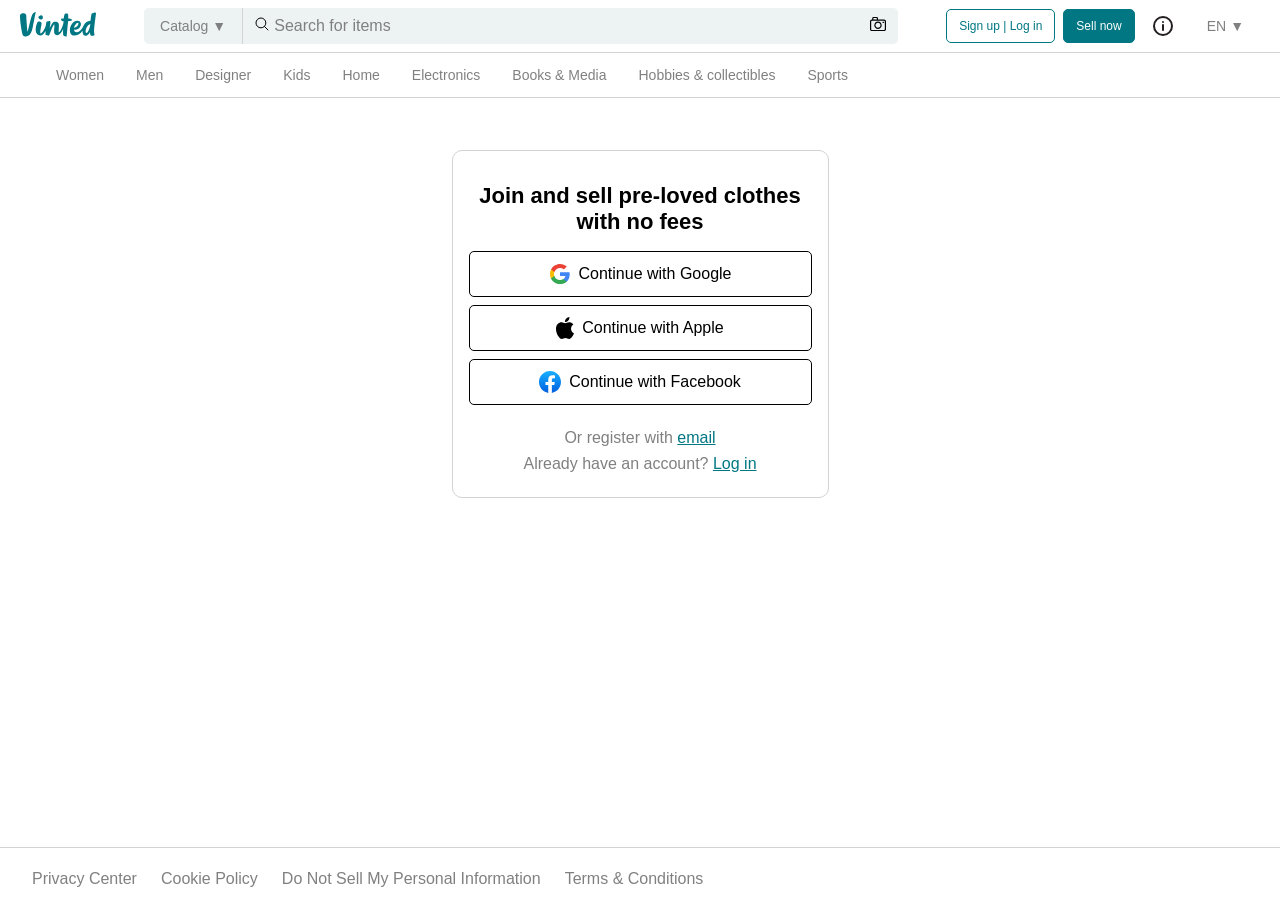
<file: index.html>
<!DOCTYPE html>
<html>
	<head>
		<link rel="stylesheet" href="obrazec.css"/>
	</head>
	<body>
		<header>
			<div id="htop">
			<div class="hcontainer">
				<a href="https://www.vinted.si/" target="_blank">
					<img src="slike\vinted_logo.svg" class="header-logo"/>
				</a>
				<div class="search">
					<div class="category">
						<button class="hbutton"><div class="buttoncontent"><span>Catalog</span><span class="buttonarrow">▼</span></div></button>
					</div>
					<div class="srfield">
						<span><img class="sricon" src="slike\search_icon.svg"/></span>
						<span>Search for items</span>
					</div>
					<div class="srphoto">
						<span><img class="photoicon" src="slike\camera_icon.svg"/></span>
					</div>
				</div>
				<div class="headerright">
					<div class="hregister"><a class="hregcontent">Sign up | Log in</a></div>
					<div class="vertical-spacer-regular"></div>
					<div class="hsell"><a class="sellcontent">Sell now</a></div>
					<div class="hinfo"><img src="slike\info_icon.svg"/></div>
					<button class="hbutton"><div class="buttoncontent"><span>EN</span><span class="buttonarrow">▼</span></div></button>
				</div>
			</div>
			</div>
			<div id="hbottom">
			<div class="hcontainer">
				<nav class="navbar">
					<ul>
						<li><span>Women</span></li>
						<li><span>Men</span></li>
						<li><span>Designer</span></li>
						<li><span>Kids</span></li>
						<li><span>Home</span></li>
						<li><span>Electronics</span></li>
						<li><span>Books & Media</span></li>
						<li><span>Hobbies & collectibles</span></li>
						<li><span>Sports</span></li>
					</ul>
				</nav>
			</div>
			</div>
		</header>
		<div class="layout-main">
		<div class="horizontal-spacer-x2-large"></div>
			<div id="container">
				<div id="main">
					<div class="horizontal-spacer-x2-large"></div>
					<h1>Join and sell pre-loved clothes with no fees</h1>
					<div class="horizontal-spacer-large"></div>
					<a href="https://accounts.google.com" class="buttonlink" target="_blank">
						<div class="button">
							<div class="buttonicon"><img src="slike\google_logo.svg"/></div>
							<span>Continue with Google</span>
						</div>
					</a>
					<div class="horizontal-spacer-regular"></div>
					<a href="https://appleid.apple.com" class="buttonlink" target="_blank">
						<div class="button">
							<div class="buttonicon"><img src="slike\apple_logo.svg"/></div>
							<span>Continue with Apple</span>
						</div>
					</a>
					<div class="horizontal-spacer-regular"></div>
					<a href="https://www.facebook.com" class="buttonlink" target="_blank">
						<div class="button">
							<div class="buttonicon"><img src="slike\facebook_logo.svg"/></div>
							<span>Continue with Facebook</span>
						</div>
					</a>
					<div class="horizontal-spacer-x-large"></div>
					<p class="text-main">Or register with
					<span><a href="obrazec-register.html" class="link-main">email</a></span>
					</p>
					<div class="horizontal-spacer-regular"></div>
					<p class="text-main">Already have an account?
					<span><a href="login-main.html" class="link-main"> Log in</a></span>
					</p>
				</div>
				<div class="horizontal-spacer-x-large"></div>
			</div>
			<div class="horizontal-spacer-x5-large"></div>
		</div>
		<footer>
			<div class="footercontent">
				<ul>
					<li><span>Privacy Center</span></li>
					<li><span>Cookie Policy</span></li>
					<li><span>Do Not Sell My Personal Information</span></li>
					<li><span>Terms & Conditions</span></li>
				</ul>
			</div>
		</footer>
	</body>
</html>
</file>
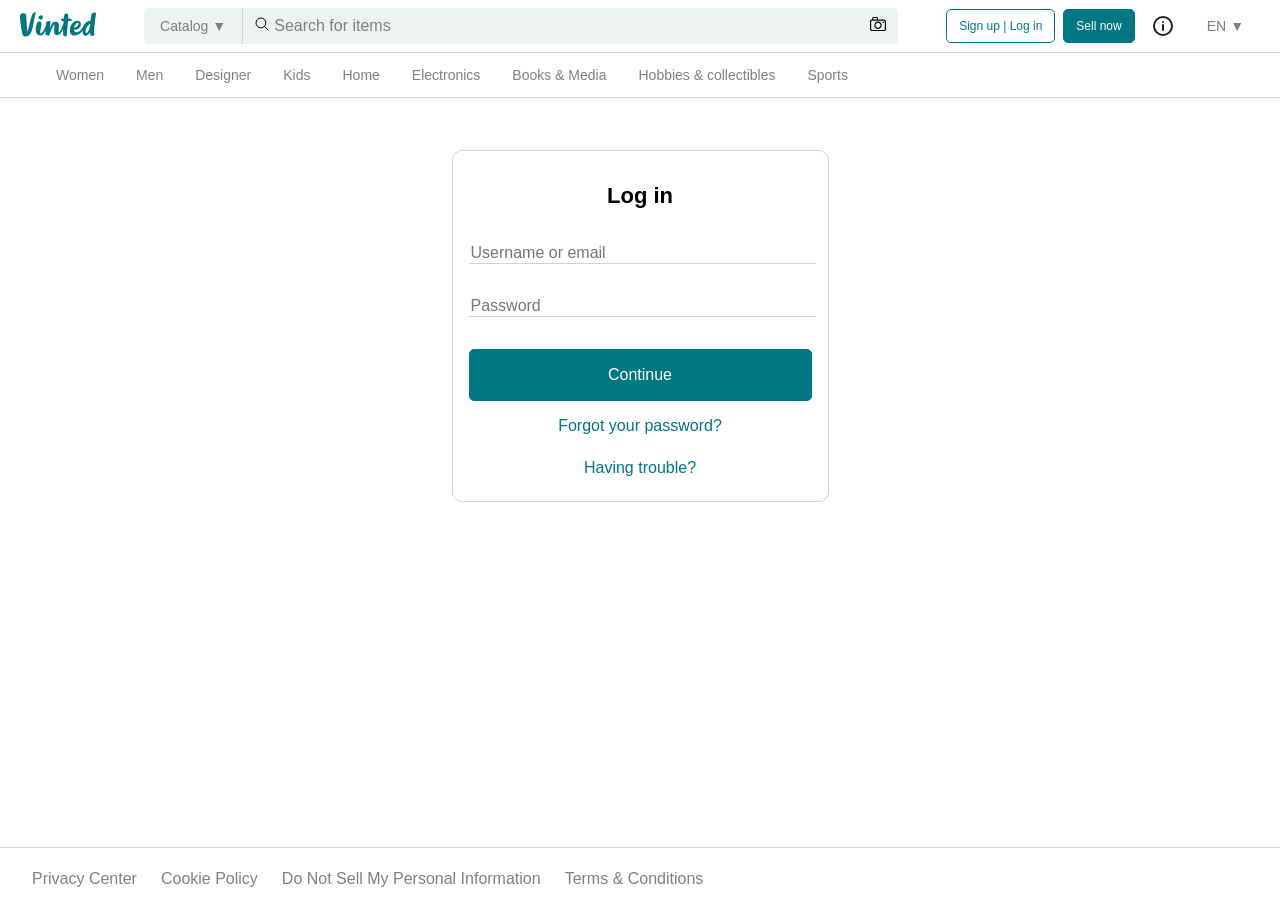
<file: login-input.html>
<!DOCTYPE html>
<html>
	<head>
		<link rel="stylesheet" href="obrazec.css"/>
	</head>
	<body>
		<header>
			<div id="htop">
			<div class="hcontainer">
				<a href="https://www.vinted.si/" target="_blank">
					<img src="slike\vinted_logo.svg" class="header-logo"/>
				</a>
				<div class="search">
					<div class="category">
						<button class="hbutton"><div class="buttoncontent"><span>Catalog</span><span class="buttonarrow">▼</span></div></button>
					</div>
					<div class="srfield">
						<span><img class="sricon" src="slike\search_icon.svg"/></span>
						<span>Search for items</span>
					</div>
					<div class="srphoto">
						<span><img class="photoicon" src="slike\camera_icon.svg"/></span>
					</div>
				</div>
				<div class="headerright">
					<div class="hregister"><a href="obrazec-main.html" class="hregcontent">Sign up | Log in</a></div>
					<div class="vertical-spacer-regular"></div>
					<div class="hsell"><a class="sellcontent">Sell now</a></div>
					<div class="hinfo"><img src="slike\info_icon.svg"/></div>
					<button class="hbutton"><div class="buttoncontent"><span>EN</span><span class="buttonarrow">▼</span></div></button>
				</div>
			</div>
			</div>
			<div id="hbottom">
			<div class="hcontainer">
				<nav class="navbar">
					<ul>
						<li><span>Women</span></li>
						<li><span>Men</span></li>
						<li><span>Designer</span></li>
						<li><span>Kids</span></li>
						<li><span>Home</span></li>
						<li><span>Electronics</span></li>
						<li><span>Books & Media</span></li>
						<li><span>Hobbies & collectibles</span></li>
						<li><span>Sports</span></li>
					</ul>
				</nav>
			</div>
			</div>
		</header>
		<div class="layout-main">
		<div class="horizontal-spacer-x2-large"></div>
			<div id="container">
				<div id="main">
					<div class="horizontal-spacer-x2-large"></div>
					<h1 class="h1margin">Log in</h1>
					
					<form>
						<div class="input">
							<input type="text" id="fname" name="fname" placeholder="Username or email" required>
						</div>
						<div class="input">
							<input type="password" id="pass" name="pass" placeholder="Password" required>
						</div>
						<div class="input">
							<button type="submit" class="submitbtn">Continue</button>
						</div>
					</form>
					<div class="trouble">
						<a href="https://www.vinted.com/member/login/reset_password">Forgot your password?</a>
					</div>
					<div class="horizontal-spacer-x-large"></div>
					<div class="trouble">
						<a href="https://www.vinted.com/help/103">Having trouble?</a>
					</div>
					<div class="horizontal-spacer-x-large"></div>
				</div>
			</div>
			<div class="horizontal-spacer-x5-large"></div>
		</div>
		<footer>
			<div class="footercontent">
				<ul>
					<li><span>Privacy Center</span></li>
					<li><span>Cookie Policy</span></li>
					<li><span>Do Not Sell My Personal Information</span></li>
					<li><span>Terms & Conditions</span></li>
				</ul>
			</div>
		</footer>
	</body>
</html>
</file>
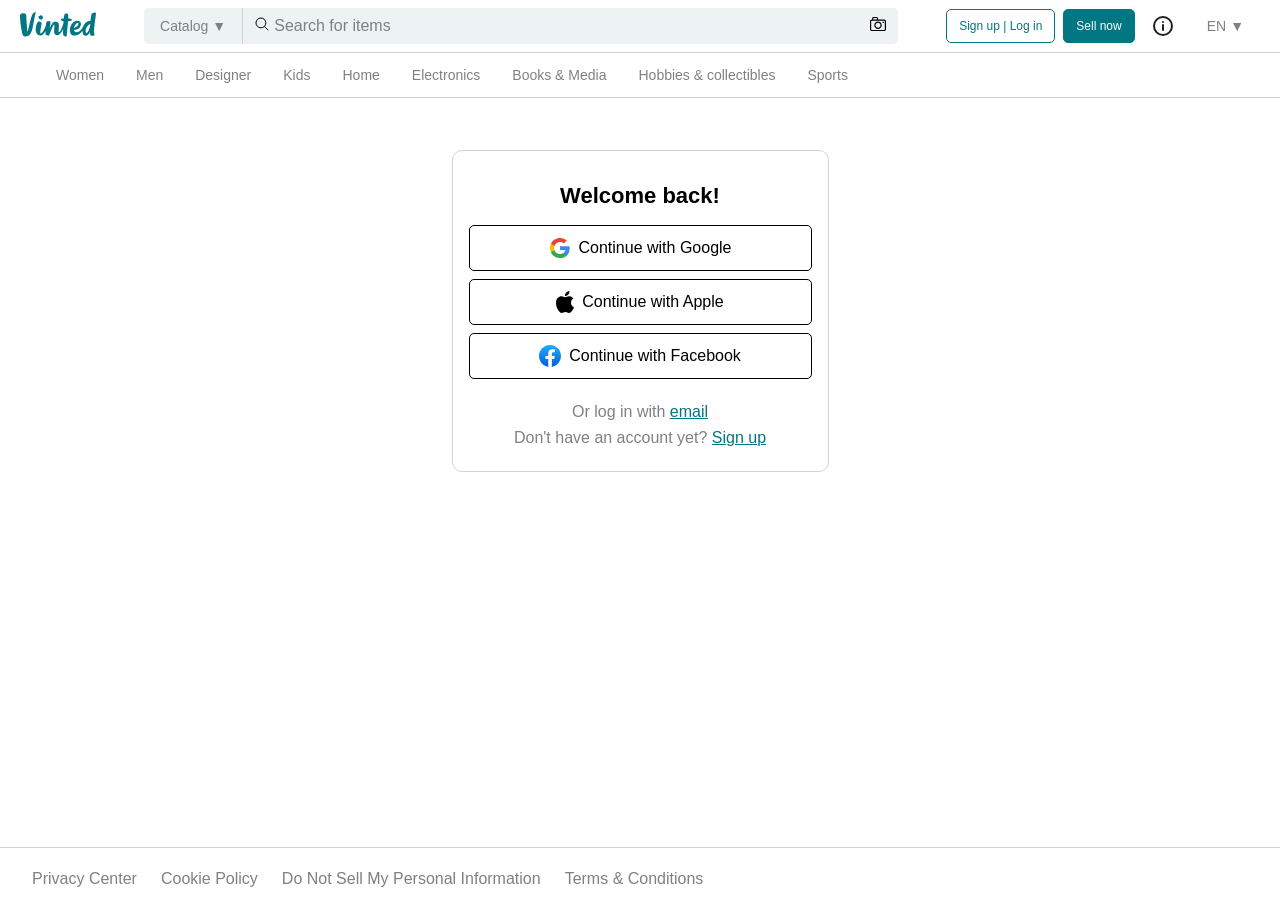
<file: login-main.html>
<!DOCTYPE html>
<html>
	<head>
		<link rel="stylesheet" href="obrazec.css"/>
	</head>
	<body>
		<header>
			<div id="htop">
			<div class="hcontainer">
				<a href="https://www.vinted.si/" target="_blank">
					<img src="slike\vinted_logo.svg" class="header-logo"/>
				</a>
				<div class="search">
					<div class="category">
						<button class="hbutton"><div class="buttoncontent"><span>Catalog</span><span class="buttonarrow">▼</span></div></button>
					</div>
					<div class="srfield">
						<span><img class="sricon" src="slike\search_icon.svg"/></span>
						<span>Search for items</span>
					</div>
					<div class="srphoto">
						<span><img class="photoicon" src="slike\camera_icon.svg"/></span>
					</div>
				</div>
				<div class="headerright">
					<div class="hregister"><a class="hregcontent">Sign up | Log in</a></div>
					<div class="vertical-spacer-regular"></div>
					<div class="hsell"><a class="sellcontent">Sell now</a></div>
					<div class="hinfo"><img src="slike\info_icon.svg"/></div>
					<button class="hbutton"><div class="buttoncontent"><span>EN</span><span class="buttonarrow">▼</span></div></button>
				</div>
			</div>
			</div>
			<div id="hbottom">
			<div class="hcontainer">
				<nav class="navbar">
					<ul>
						<li><span>Women</span></li>
						<li><span>Men</span></li>
						<li><span>Designer</span></li>
						<li><span>Kids</span></li>
						<li><span>Home</span></li>
						<li><span>Electronics</span></li>
						<li><span>Books & Media</span></li>
						<li><span>Hobbies & collectibles</span></li>
						<li><span>Sports</span></li>
					</ul>
				</nav>
			</div>
			</div>
		</header>
		<div class="layout-main">
		<div class="horizontal-spacer-x2-large"></div>
			<div id="container">
				<div id="main">
					<div class="horizontal-spacer-x2-large"></div>
					<h1>Welcome back!</h1>
					<div class="horizontal-spacer-large"></div>
					<a href="https://accounts.google.com" class="buttonlink" target="_blank">
						<div class="button">
							<div class="buttonicon"><img src="slike\google_logo.svg"/></div>
							<span>Continue with Google</span>
						</div>
					</a>
					<div class="horizontal-spacer-regular"></div>
					<a href="https://appleid.apple.com" class="buttonlink" target="_blank">
						<div class="button">
							<div class="buttonicon"><img src="slike\apple_logo.svg"/></div>
							<span>Continue with Apple</span>
						</div>
					</a>
					<div class="horizontal-spacer-regular"></div>
					<a href="https://www.facebook.com" class="buttonlink" target="_blank">
						<div class="button">
							<div class="buttonicon"><img src="slike\facebook_logo.svg"/></div>
							<span>Continue with Facebook</span>
						</div>
					</a>
					<div class="horizontal-spacer-x-large"></div>
					<p class="text-main">Or log in with
					<span><a href="login-input.html" class="link-main">email</a></span>
					</p>
					<div class="horizontal-spacer-regular"></div>
					<p class="text-main">Don't have an account yet?
					<span><a href="index.html" class="link-main"> Sign up</a></span>
					</p>
				</div>
				<div class="horizontal-spacer-x-large"></div>
			</div>
			<div class="horizontal-spacer-x5-large"></div>
		</div>
		<footer>
			<div class="footercontent">
				<ul>
					<li><span>Privacy Center</span></li>
					<li><span>Cookie Policy</span></li>
					<li><span>Do Not Sell My Personal Information</span></li>
					<li><span>Terms & Conditions</span></li>
				</ul>
			</div>
		</footer>
	</body>
</html>
</file>
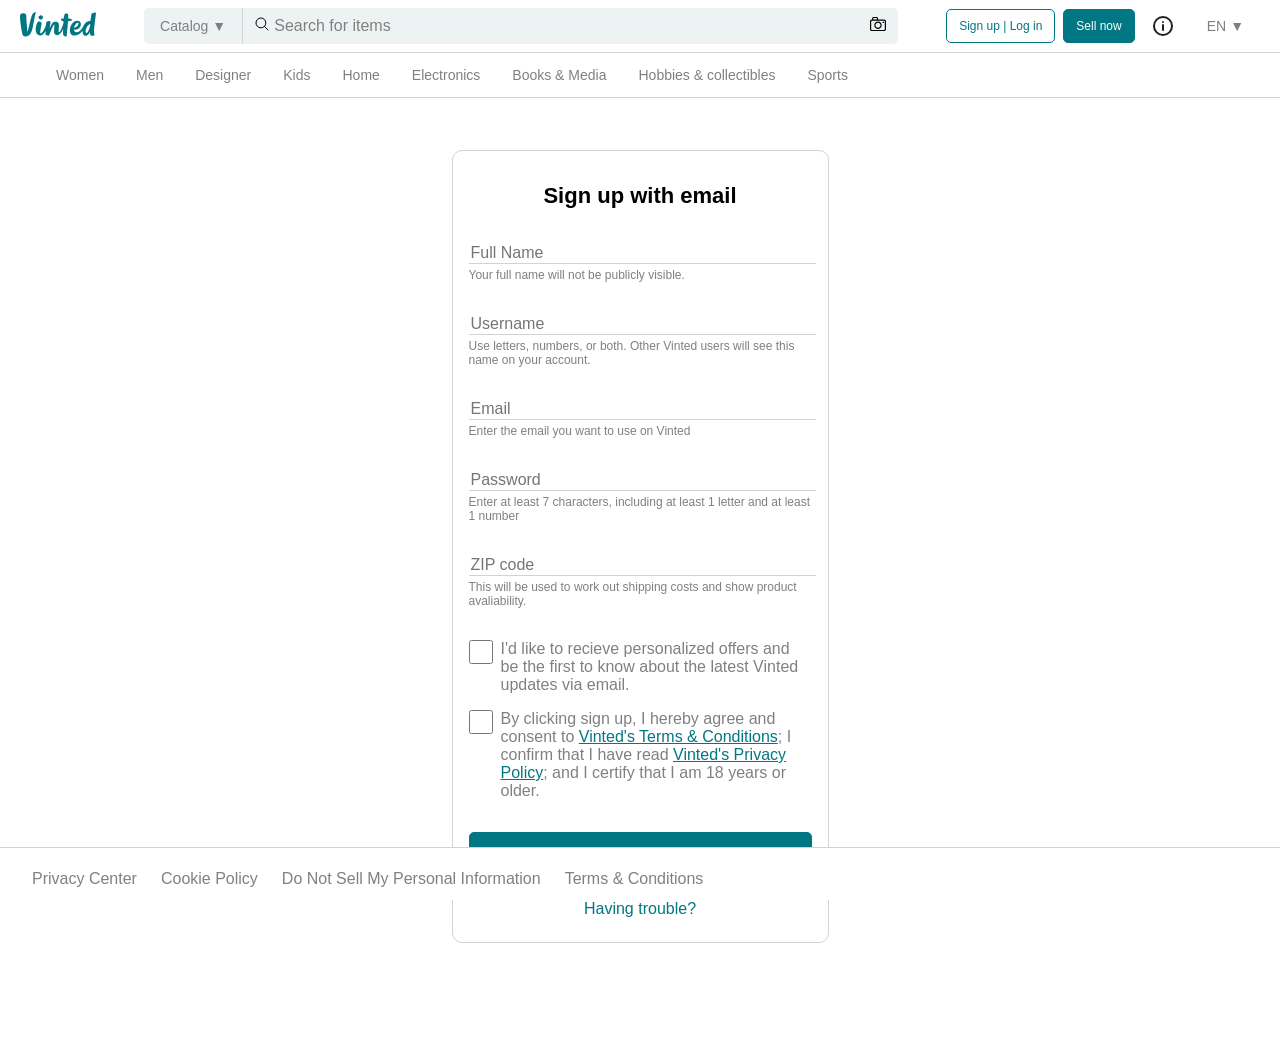
<file: obrazec-register.html>
<!DOCTYPE html>
<html>
	<head>
		<link rel="stylesheet" href="obrazec.css"/>
	</head>
	<body>
		<header>
			<div id="htop">
			<div class="hcontainer">
				<a href="https://www.vinted.si/" target="_blank">
					<img src="slike\vinted_logo.svg" class="header-logo"/>
				</a>
				<div class="search">
					<div class="category">
						<button class="hbutton"><div class="buttoncontent"><span>Catalog</span><span class="buttonarrow">▼</span></div></button>
					</div>
					<div class="srfield">
						<span><img class="sricon" src="slike\search_icon.svg"/></span>
						<span>Search for items</span>
					</div>
					<div class="srphoto">
						<span><img class="photoicon" src="slike\camera_icon.svg"/></span>
					</div>
				</div>
				<div class="headerright">
					<div class="hregister"><a href="obrazec-main.html" class="hregcontent">Sign up | Log in</a></div>
					<div class="vertical-spacer-regular"></div>
					<div class="hsell"><a class="sellcontent">Sell now</a></div>
					<div class="hinfo"><img src="slike\info_icon.svg"/></div>
					<button class="hbutton"><div class="buttoncontent"><span>EN</span><span class="buttonarrow">▼</span></div></button>
				</div>
			</div>
			</div>
			<div id="hbottom">
			<div class="hcontainer">
				<nav class="navbar">
					<ul>
						<li><span>Women</span></li>
						<li><span>Men</span></li>
						<li><span>Designer</span></li>
						<li><span>Kids</span></li>
						<li><span>Home</span></li>
						<li><span>Electronics</span></li>
						<li><span>Books & Media</span></li>
						<li><span>Hobbies & collectibles</span></li>
						<li><span>Sports</span></li>
					</ul>
				</nav>
			</div>
			</div>
		</header>
		<div class="layout-main">
		<div class="horizontal-spacer-x2-large"></div>
			<div id="container">
				<div id="main">
					<div class="horizontal-spacer-x2-large"></div>
					<h1 class="h1margin">Sign up with email</h1>
					
					<form>
						<div class="input">
							<input type="text" id="fname" name="fname" placeholder="Full Name" required>
							<div class="inputnote">Your full name will not be publicly visible.</div>
						</div>
						<div class="input">
							<input type="text" id="uname" name="uname" placeholder="Username" required>
							<div class="inputnote">Use letters, numbers, or both. Other Vinted users will see this name on your account.</div>
						</div>
						<div class="input">
							<input type="email" id="email" name="email" placeholder="Email">
							<div class="inputnote">Enter the email you want to use on Vinted</div>
						</div>
						<div class="input">
							<input type="password" id="pass" name="pass" placeholder="Password" required>
							<div class="inputnote">Enter at least 7 characters, including at least 1 letter and at least 1 number</div>
						</div>
						<div class="input">
							<input type="text" id="zip" name="zip" placeholder="ZIP code" required>
							<div class="inputnote">This will be used to work out shipping costs and show product avaliability.</div>
						</div>
						<div class="input">
							<div class="checklabel">
							<span class="checkinput"><input type="checkbox" id="news" name="news"></span>
							<span class="checktext">I'd like to recieve personalized offers and be the first to know about the latest Vinted updates via email.</span>
							</div>
							<div class="horizontal-spacer-large"></div>
							<div for="consent" class="checklabel">
							<span class="checkinput"><input type="checkbox" id="consent" name="consent" required></span>
							<span class="checktext">By clicking sign up, I hereby agree and consent to <a href="https://www.vinted.com/terms_and_conditions" target="_blank">Vinted's Terms & Conditions</a>; I confirm that I have read <a href="https://www.vinted.com/privacy-policy" target="_blank">Vinted's Privacy Policy</a>; and I certify that I am 18 years or older.</span>
							</div>
						</div>
						<div class="input">
							<button type="submit" class="submitbtn">Continue</button>
						</div>
					</form>
					<div class="trouble">
						<a href="https://www.vinted.com/help/103">Having trouble?</a>
					</div>
					<div class="horizontal-spacer-x-large"></div>
				</div>
			</div>
			<div class="horizontal-spacer-x5-large"></div>
		</div>
		<footer>
			<div class="footercontent">
				<ul>
					<li><span>Privacy Center</span></li>
					<li><span>Cookie Policy</span></li>
					<li><span>Do Not Sell My Personal Information</span></li>
					<li><span>Terms & Conditions</span></li>
				</ul>
			</div>
		</footer>
	</body>
</html>
</file>
<file: obrazec.css>
* {
	font-family: "Helvetica Neue", Helvetica, Arial, "Lucida Grande", sans-serif;
}

body {
	background-color:white;
	margin: 0px;
	max-width:100vw;
	overflow-y:scroll;
}

a {
	color: #007782;
}

.layout-main{
	margin: 20px 0;
	padding: 0 20px;
}

#container {
	margin: 0 auto;
	max-width: 375px;
	background-color:white;
	border: 1px solid lightgray;
	border-radius: 10px;
}

#main {
	padding: 0 16px;
	text-align:center;
}

.horizontal-spacer-regular {
	width:100%;
	height:8px;
	min-height:8px;
}

.horizontal-spacer-large {
	width:100%;
	height:16px;
	min-height:16px;
}

.horizontal-spacer-x-large {
	width:100%;
	height:24px;
	min-height:24x;
}

.horizontal-spacer-x2-large {
	width:100%;
	height:32px;
	min-height:32x;
}

.horizontal-spacer-x5-large{
	width:100%;
	height:96px;
	min-height:96x;
	clear:both;
}

.vertical-spacer-regular {
	height:100%;
	width:8px;
	min-width:8px;
}

.text-main{
	width:100%;
	font-size:16px;
	color:gray;
	margin:0;
}

.link-main{
	color:#007782;
}

h1 {
	font-size:22px;
	margin:0 auto;
}

header {
	position:sticky;
	top:0px;
	width:100%;
	background-color:white;
	max-width:100vw;
}

header #htop, header #hbottom {
	border-bottom: 1px solid lightgray;
	max-width:100vw;
}

#htop{
	height:52px;
}

.hcontainer {
	height:100%;
	margin:0 auto;
	max-width:1280px;
	padding: 0 20px;
	display:flex;
	align-items:center;
}

.header-logo {
	margin-right:48px;
	height:44px;
}

.header-logo img {
	padding-left:4px;
}

.search {
	position:relative;
	display: flex;
	background-color:#edf2f2;
	margin-right:48px;
	width:100%;
	height:36px;
	border-radius:5px;
}

.category{
	position:relative;
}

.hbutton {
	height:36px;
	padding:0 16px;
	font-size:14px;
	background:transparent;
	border:none;
	color: gray;
	display:inline;
}

.buttoncontent{
	display:flex;
	flex-wrap:nowrap;
	align-items:center;
	justify-content:flex-end;
}

.buttonarrow{
	margin-left:4px;
}

.srfield {
	position:relative;
	display:flex;
	align-items:center;
	height:36px;
	width:100%;
	padding:0 11px;
	border-left: 1px solid lightgray;
	color:gray;
}

.sricon{
	height:16px;
	width:16px;
	padding-right:4px;
}

.srphoto{
	display:flex;
	align-items:center;
	justify-content:flex-end;
	height:36px;
}

.photoicon{
	padding:0 12px;
	height:16px;
	width:16px;
}

.headerright{
	position:relative;
	display:flex;
	justify-content:center;
	align-items:center;
	flex-wrap:nowrap;
}

.hregister{
	display:flex;
	flex-wrap:nowrap;
	align-items:center;
	border:1px solid #007782;
	border-radius:5px;
	height:32px;
}

.hregister:hover{
	background-color:#f7f7f7;
}

.hregcontent {
	font-size:12px;
	color:#007782;
	padding:0 12px;
	text-overflow: ellipsis;
	overflow:hidden;
	white-space:nowrap;
	text-decoration: none;
}

.hsell{
	display:flex;
	flex-wrap:nowrap;
	align-items:center;
	border:1px solid #007782;
	background-color: #007782;
	border-radius:5px;
	height:32px;
}

.sellcontent {
	font-size:12px;
	color:white;
	padding:0 12px;
	text-overflow: ellipsis;
	overflow:hidden;
	white-space:nowrap;
}

.hinfo {
	display:flex;
	justify-content:center;
	align-items:center;
	height:44px;
	padding:0 16px;
}

.hinfo img {
	height:24px;
	width:24px;
}

header #hbottom {
	min-height:40px;
	border-bottom: 1px solid lightgray;
}

.navbar {
	display: flex;
	align-items:space;
	padding:0 20px;
	height: 44px;
}

.navbar ul {
	margin:0;
	padding:0;
	display:flex;
	list-style:none;
}

.navbar ul li {
	display:flex;
	align-items:center;
	justify-content:center;
	font-size:14px;
}

.navbar ul li:hover {
	background-color:#f7f7f7;
	border-bottom:3px solid #007782;
}

.navbar ul li span {
	color: gray;
	padding: 0 16px;
}

.button {
	display:flex;
	justify-content:center;
	align-items:center;
	padding: 0 16px;
	border: 1px solid black;
	border-radius: 5px;
	height: 44px;
}

.buttonlink {
	text-decoration: none;
	font-size: 16px;
	color: black;
	font-weight:500;
}

.buttonicon {
	margin-right:8px;
	display:flex;
	justify-content:center;
	align-items:center;
}

.buttonicon img {
	height:22px;
	margin: 0 auto;
}

footer {
	width:100%;
	position:fixed;
	bottom:0;
}

.footercontent {
	max-width:1280px;
	padding:0 20px;
	border-top:1px solid lightgray;
	background-color:white;
}

.footercontent ul {
	padding:0;
	margin:10px 0 0 0;
	list-style: none;
	display:flex;
}

.footercontent ul li {
	display:flex;
	align-items:center;
	justify-content:center;
	font-size:16px;
}

.footercontent ul li span {
	color: gray;
	padding: 12px;
}


/*register*/

.h1margin{
	height:44px;
}

.input {
	padding:16px 0;
	width:100%;
}

.input input{
	width:100%;
	border:0;
	border-bottom:1px solid lightgray;
	font-size:16px;
	color:#212121;
}

.inputnote {
	font-size:12px;
	text-align:left;
	padding-top:4px;
	color:gray;
}

.checklabel{
	display:flex;
	flex-wrap:nowrap;
}

.checktext {
	position:relative;
	display: block;
	text-align: left;
	font-size: 16px;
	color: gray;
	margin-left:8px;
}

.checkinput{
	height:100%;
	position:relative;
}

.checkinput input {
	display:inline;
	height: 24px;
	width:24px;
	margin:0;
}

.submitbtn{
	font-size:16px;
	color:white;
	padding:0 16px;
	border:1px solid #007782;
	background-color: #007782;
	border-radius:5px;
	height:52px;
	width:100%;
}

.trouble a{
	text-decoration:none;
	font-size:16px;
}
</file>
